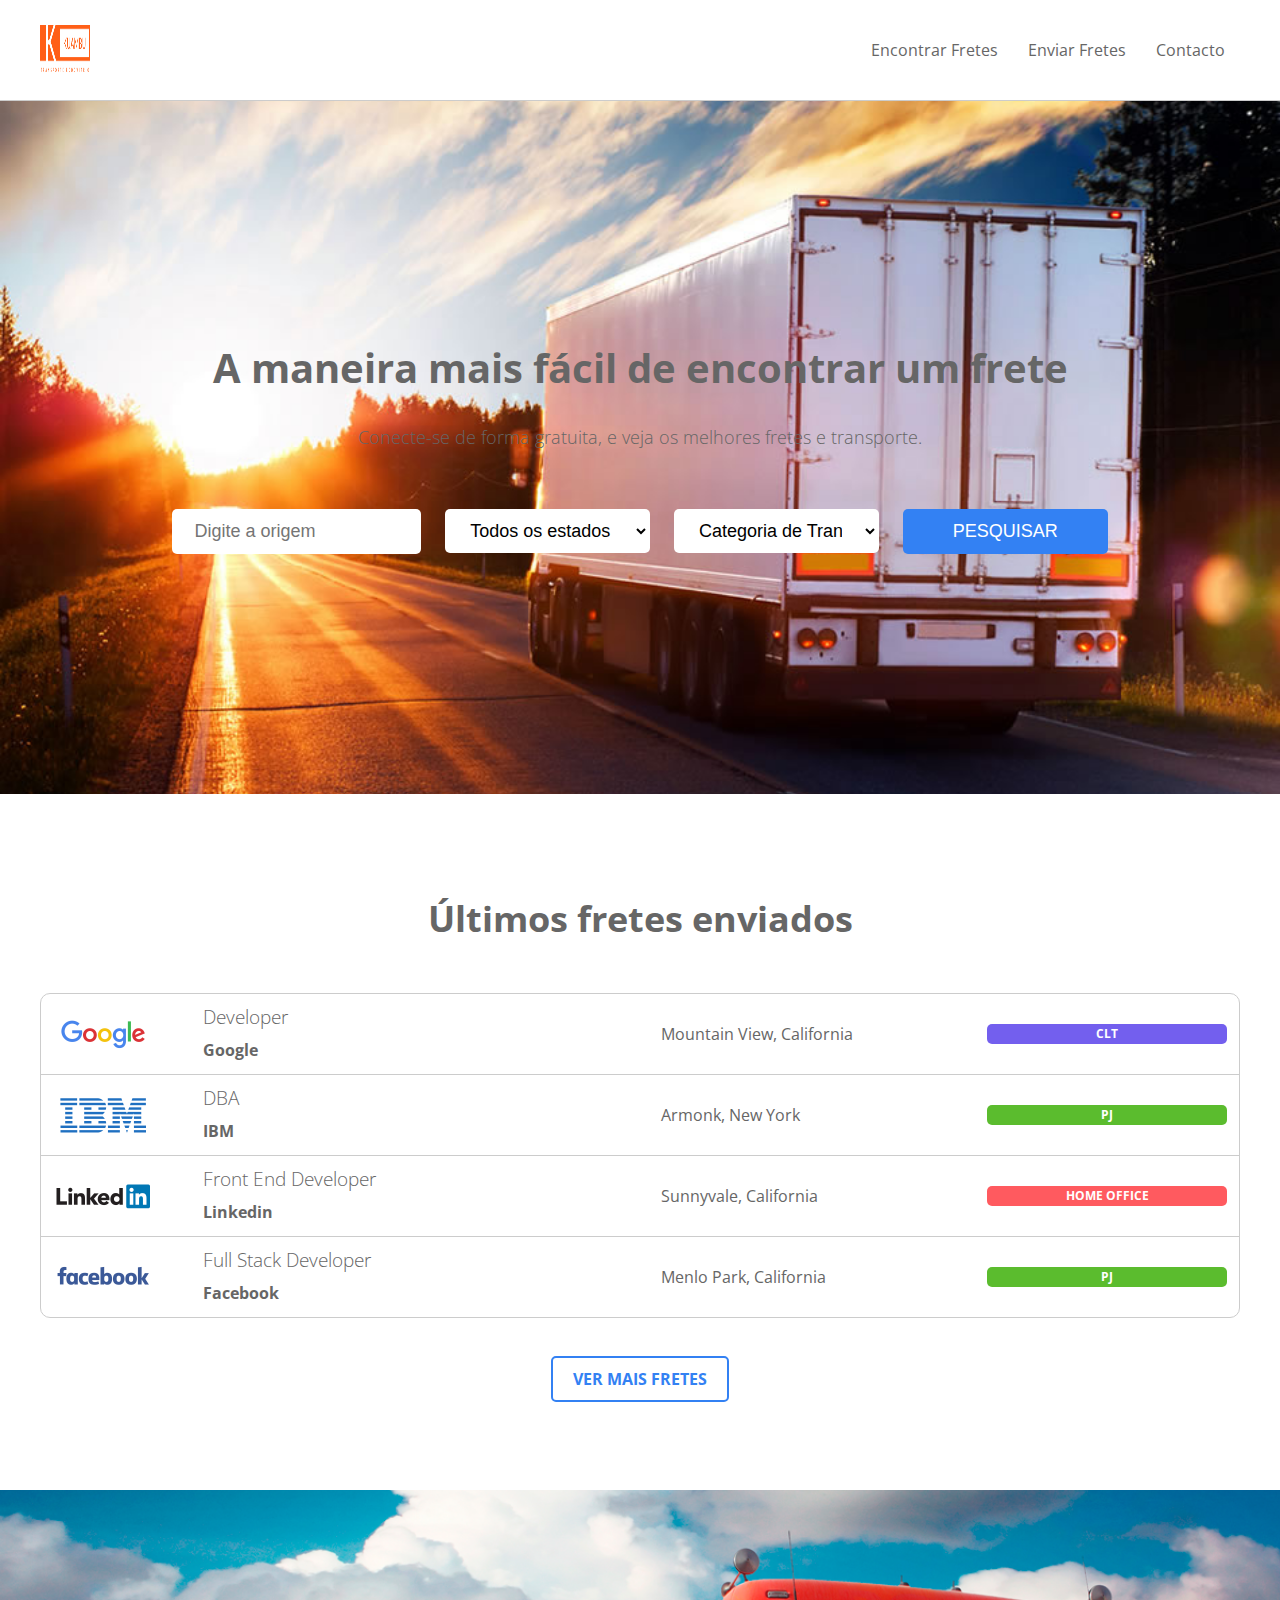
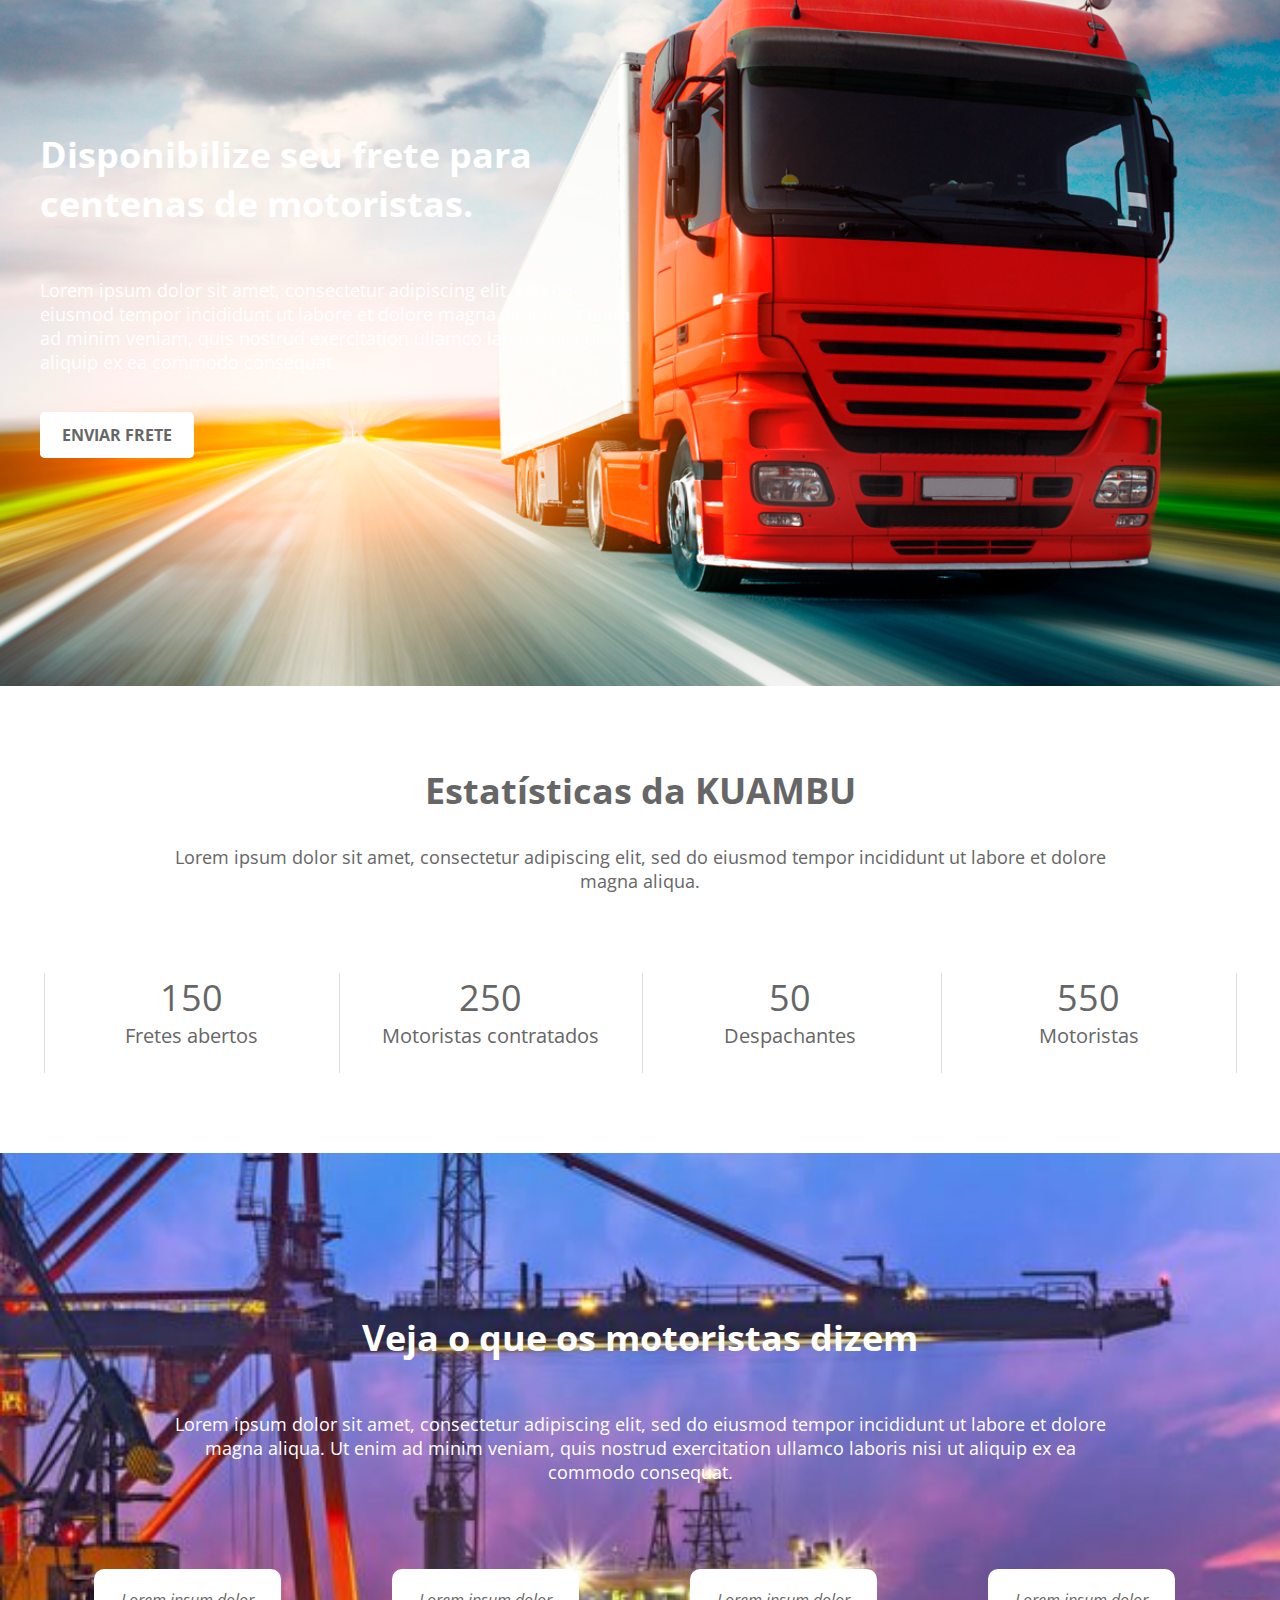
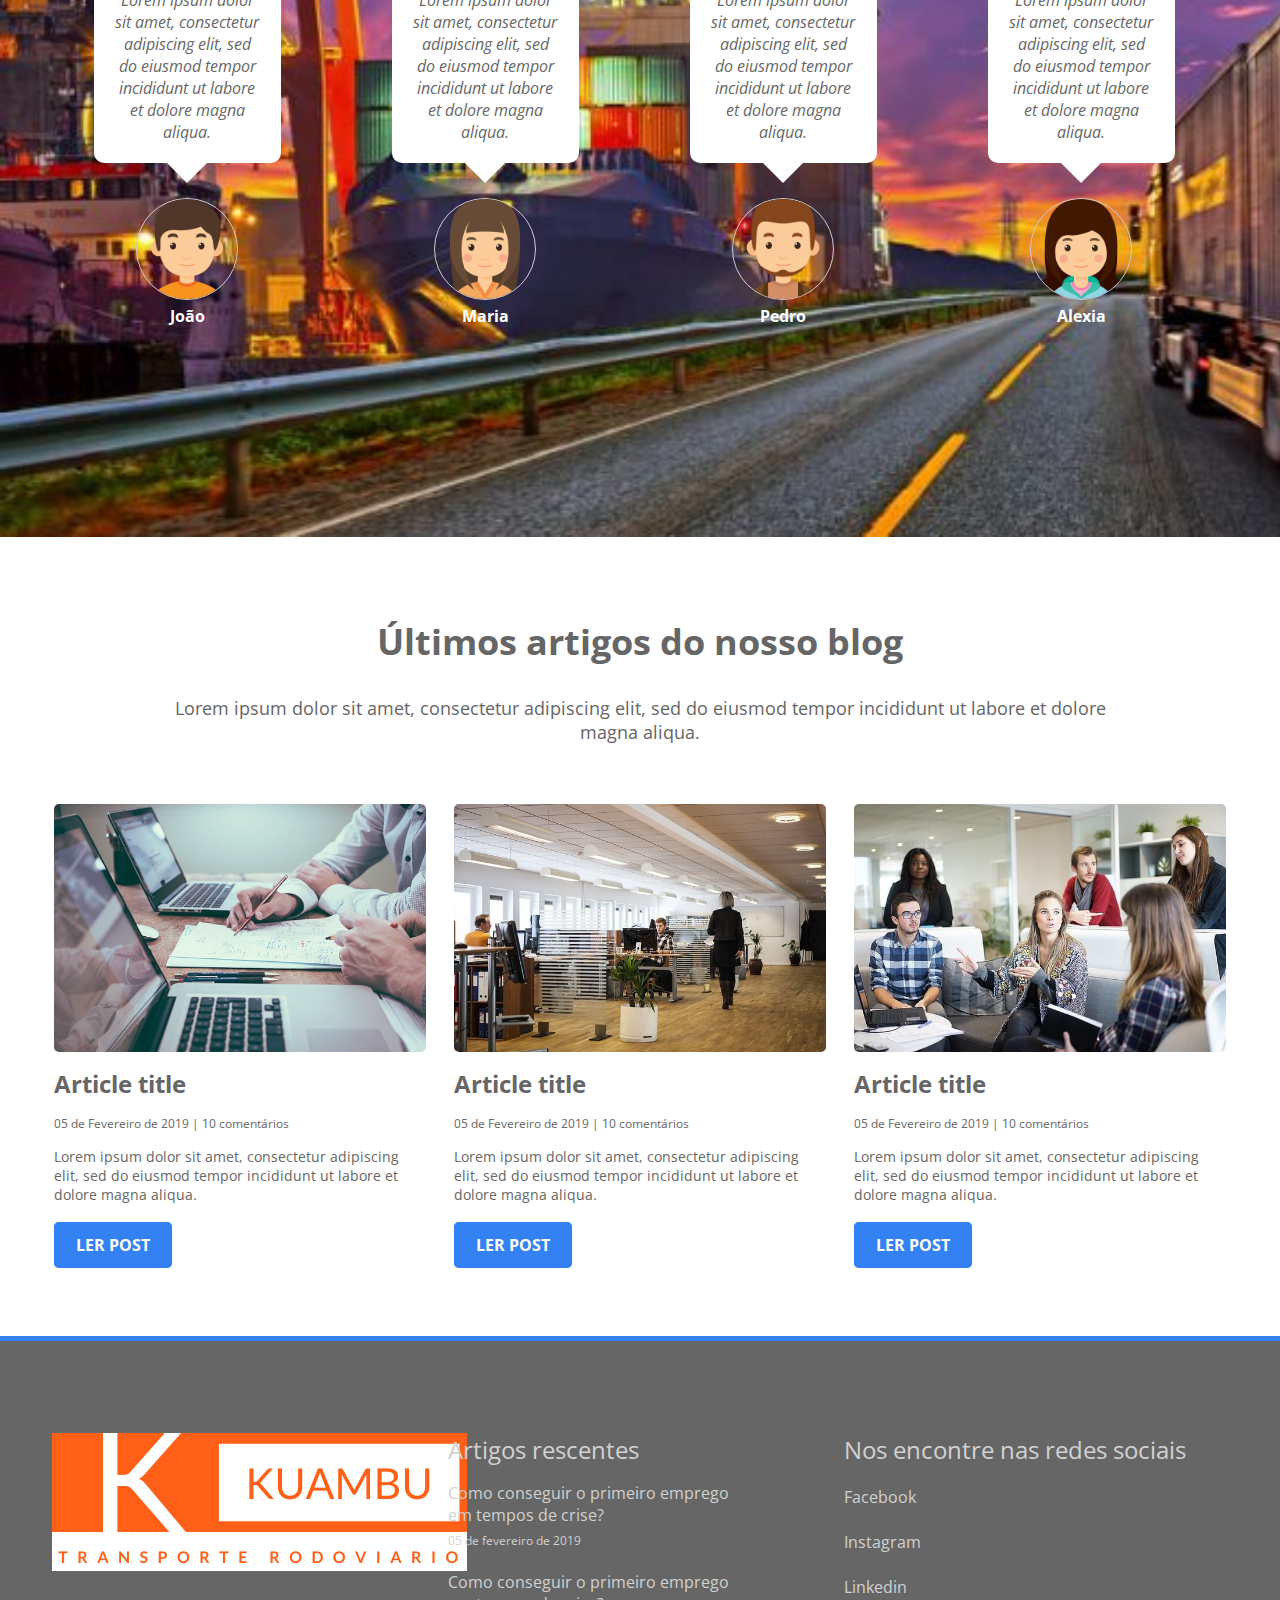
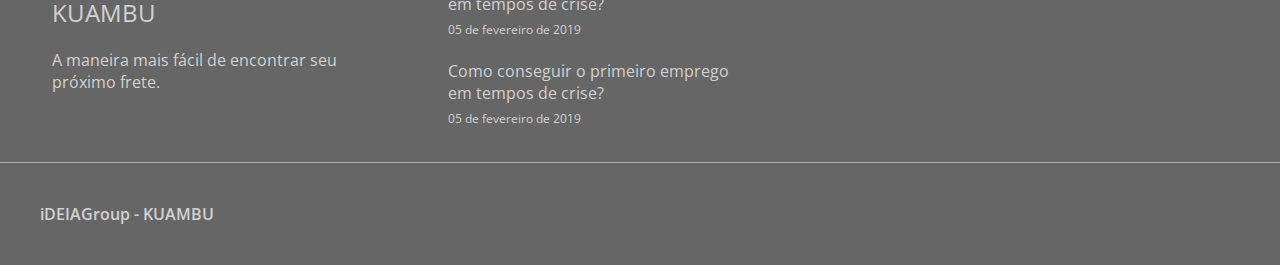
<file: index.html>
<!DOCTYPE html>
<html>
<head>
	<title>KUAMBU</title>
	<meta charset="utf-8">
	<meta name="viewport" content="width=device-width, initial-scale=1.0">
	<link rel="stylesheet" type="text/css" href="css/styles.css" />
	<link href="https://fonts.googleapis.com/css?family=Open+Sans:300,400,600,700,800&display=swap" rel="stylesheet">
	<link rel="stylesheet" href="https://use.fontawesome.com/releases/v5.8.2/css/all.css" integrity="sha384-oS3vJWv+0UjzBfQzYUhtDYW+Pj2yciDJxpsK1OYPAYjqT085Qq/1cq5FLXAZQ7Ay" crossorigin="anonymous">
</head>
<body>
	<div class="container">
		<header>
			<nav>
				<div class="nav-container">
					<a href="index.html">
						<img id="logo" src="img/logo.png" alt="KUAMBU">
					</a>
					<i class="fas fa-bars btn-menumobile"></i>
					<ul>
						<li><a href="fretes.html">Encontrar Fretes</a></li>
						<li><a href="enviarfretes.html">Enviar Fretes</a></li>
						<li><a href="#">Contacto</a></li>
					</ul>
				</div>
			</nav>
			<div id="main-banner">
				<div id="search-form">
					<h1>A maneira mais fácil de encontrar um frete</h1>
					<p>Conecte-se de forma gratuita, e veja os melhores fretes e transporte.</p>			
					<form>
						<input type="text" name="job" placeholder="Digite a origem">
						<select name="region">
							<option value="">Todos os estados de fretes</option>
						</select>
						<select name="category">
							<option value="">Categoria de Transporte</option>
						</select>
						<input type="submit" value="Pesquisar">
					</form>
				</div>
			</div>
		</header>
		<main id="lastjobs-container" class="wrapper">
			<h1>Últimos fretes enviados</h1>
			<ul>
				<li>
					<a href="job.html" class="clickarea">
						<div class="company-box">
							<img src="img/googlelogo.png">
							<div class="company-info">
								<h3>Developer</h3>
								<p>Google</p>
							</div>
						</div>
						<div class="locality">
							<i class="fas fa-map-marker-alt"></i>
							<p>Mountain View, California</p>
						</div>
						<div class="job-type">
							<span class="clt">CLT</span>
						</div>
					</a>
				</li>
				<li>
					<a href="#" class="clickarea">
						<div class="company-box">
							<img src="img/ibmlogo.png">
							<div class="company-info">
								<h3>DBA</h3>
								<p>IBM</p>
							</div>
						</div>
						<div class="locality">
							<i class="fas fa-map-marker-alt"></i>
							<p>Armonk, New York</p>
						</div>
						<div class="job-type">
							<span class="pj">PJ</span>
						</div>
					</a>
				</li>
				<li>
					<a href="#" class="clickarea">
						<div class="company-box">
							<img src="img/linkedinlogo.png">
							<div class="company-info">
								<h3>Front End Developer</h3>
								<p>Linkedin</p>
							</div>
						</div>
						<div class="locality">
							<i class="fas fa-map-marker-alt"></i>
							<p>Sunnyvale, California</p>
						</div>
						<div class="job-type">
							<span class="homeoffice">Home Office</span>
						</div>
					</a>
				</li>
				<li>
					<a href="#" class="clickarea">
						<div class="company-box">
							<img src="img/facebooklogo.png">
							<div class="company-info">
								<h3>Full Stack Developer</h3>
								<p>Facebook</p>
							</div>
						</div>
						<div class="locality">
							<i class="fas fa-map-marker-alt"></i>
							<p>Menlo Park, California</p>
						</div>
						<div class="job-type">
							<span class="pj">PJ</span>
						</div>
					</a>
				</li>
			</ul>
			<div class="btnjobs-container">
				<a href="#" class="btn-jobs">Ver mais fretes</a>
			</div>
		</main>
		<section id="enviarfretes-container">
			<div id="sendjobs-inner" class="wrapper">
				<h2>Disponibilize seu frete para centenas de motoristas.</h2>
				<p>Lorem ipsum dolor sit amet, consectetur adipiscing elit, sed do eiusmod tempor incididunt ut labore et dolore magna aliqua. Ut enim ad minim veniam, quis nostrud exercitation ullamco laboris nisi ut aliquip ex ea commodo consequat.</p>
				<a href="#" class="light-btn">Enviar Frete</a>
			</div>
		</section>
		<section id="status-container" class="wrapper">
			<h2 class="title-center">Estatísticas da KUAMBU</h2>
			<p class="p-center">Lorem ipsum dolor sit amet, consectetur adipiscing elit, sed do eiusmod tempor incididunt ut labore et dolore magna aliqua.</p>
			<div>
				<div class="status-box">
					<span class="status-qtd">150</span>
					<p class="status-text">Fretes abertos</p>
				</div>
				<div class="status-box">
					<span class="status-qtd">250</span>
					<p class="status-text">Motoristas contratados</p>
				</div>
				<div class="status-box">
					<span class="status-qtd">50</span>
					<p class="status-text">Despachantes</p>
				</div>
				<div class="status-box">
					<span class="status-qtd">550</span>
					<p class="status-text">Motoristas</p>
				</div>
			</div>
		</section>
		<section id="testmony-container">
			<div class="wrapper">		
				<h2>Veja o que os motoristas dizem</h2>
				<p class="p-center">Lorem ipsum dolor sit amet, consectetur adipiscing elit, sed do eiusmod tempor incididunt ut labore et dolore magna aliqua. Ut enim ad minim veniam, quis nostrud exercitation ullamco laboris nisi ut aliquip ex ea commodo consequat.</p>
				<div class="testmony-box">
					<p class="testmony-msg">Lorem ipsum dolor sit amet, consectetur adipiscing elit, sed do eiusmod tempor incididunt ut labore et dolore magna aliqua.</p>
					<img src="img/avatar1.png">
					<p class="testmony-name">João</p>
				</div>
				<div class="testmony-box">
					<p class="testmony-msg">Lorem ipsum dolor sit amet, consectetur adipiscing elit, sed do eiusmod tempor incididunt ut labore et dolore magna aliqua.</p>
					<img src="img/avatar2.png">
					<p class="testmony-name">Maria</p>
				</div>
				<div class="testmony-box">
					<p class="testmony-msg">Lorem ipsum dolor sit amet, consectetur adipiscing elit, sed do eiusmod tempor incididunt ut labore et dolore magna aliqua.</p>
					<img src="img/avatar3.png">
					<p class="testmony-name">Pedro</p>
				</div>
				<div class="testmony-box">
					<p class="testmony-msg">Lorem ipsum dolor sit amet, consectetur adipiscing elit, sed do eiusmod tempor incididunt ut labore et dolore magna aliqua.</p>
					<img src="img/avatar4.png">
					<p class="testmony-name">Alexia</p>
				</div>
			</div>
		</section>
		<section id="blog-container" class="wrapper">
			<h2 class="title-center">Últimos artigos do nosso blog</h2>
			<p class="p-center">Lorem ipsum dolor sit amet, consectetur adipiscing elit, sed do eiusmod tempor incididunt ut labore et dolore magna aliqua.</p>
			<div class="article-box">
				<img src="img/blog1.jpg">
				<h4><a href="#">Article title</a></h4>
				<p class="article-date">05 de Fevereiro de 2019 | 10 comentários</p>
				<p class="article-resume">Lorem ipsum dolor sit amet, consectetur adipiscing elit, sed do eiusmod tempor incididunt ut labore et dolore magna aliqua.</p>
				<a href="#" class="article-btn light-btn">Ler post</a>
			</div>
			<div class="article-box">
				<img src="img/blog2.jpg">
				<h4><a href="#">Article title</a></h4>
				<p class="article-date">05 de Fevereiro de 2019 | 10 comentários</p>
				<p class="article-resume">Lorem ipsum dolor sit amet, consectetur adipiscing elit, sed do eiusmod tempor incididunt ut labore et dolore magna aliqua.</p>
				<a href="#" class="article-btn light-btn">Ler post</a>
			</div>
			<div class="article-box">
				<img src="img/blog3.jpg">
				<h4><a href="#">Article title</a></h4>
				<p class="article-date">05 de Fevereiro de 2019 | 10 comentários</p>
				<p class="article-resume">Lorem ipsum dolor sit amet, consectetur adipiscing elit, sed do eiusmod tempor incididunt ut labore et dolore magna aliqua.</p>
				<a href="#" class="article-btn light-btn">Ler post</a>
			</div>
		</section>
		<footer>
			<div class="wrapper">
				<div class="footer-box">
					<div class="company-footer">
						<img src="img/logo.png">
						<h2>KUAMBU</h2>
						<p>A maneira mais fácil de encontrar seu próximo frete.</p>
					</div>
				</div>
				<div class="footer-box">
					<div class="articles-footer">
						<h2>Artigos rescentes</h2>
						<ul class="footer-list footer-article-list">
							<li>
								<a href="#">Como conseguir o primeiro emprego em tempos de crise?</a>
								<span class="article-date">05 de fevereiro de 2019</span>
							</li>
							<li>
								<a href="#">Como conseguir o primeiro emprego em tempos de crise?</a>
								<span class="article-date">05 de fevereiro de 2019</span>
							</li>
							<li>
								<a href="#">Como conseguir o primeiro emprego em tempos de crise?</a>
								<span class="article-date">05 de fevereiro de 2019</span>
							</li>
						</ul>
					</div>
				</div>
				<div class="footer-box">
					<h2>Nos encontre nas redes sociais</h2>
					<ul class="footer-list">
						<li>
							<a href="#">
								<i class="fab fa-facebook-square"></i>
								<span>Facebook</span>
							</a>
						</li>
						<li>
							<a href="#">
								<i class="fab fa-instagram"></i>
								<span>Instagram</span>
							</a>
						</li>
						<li>
							<a href="#">
								<i class="fab fa-linkedin"></i>
								<span>Linkedin</span>
							</a>
						</li>
					</ul>
				</div>
			</div>
			<div class="footer-bottom">
				<div class="wrapper">
					<p>iDEIAGroup - KUAMBU</p>
				</div>
			</div>
		</footer>
	</div>
</body>
<script
src="https://code.jquery.com/jquery-3.4.1.min.js"
integrity="sha256-CSXorXvZcTkaix6Yvo6HppcZGetbYMGWSFlBw8HfCJo="
crossorigin="anonymous"></script>
<script src="js/scripts.js"></script>
</html>
</file>
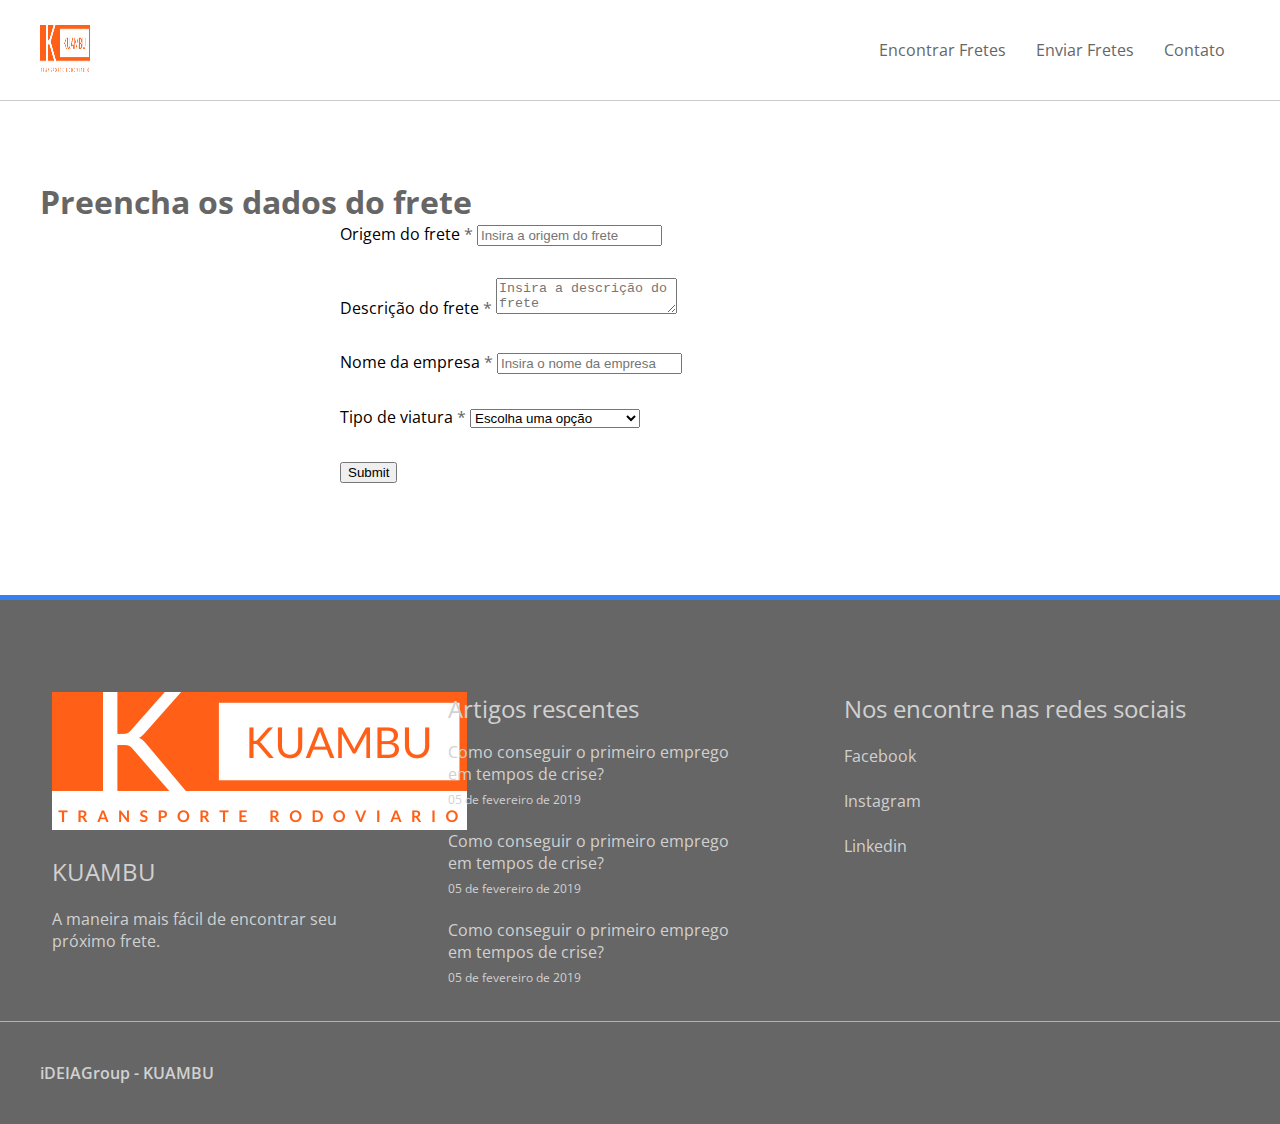
<file: enviarfretes.html>
<!DOCTYPE html>
<html>
<head>
	<title>KUAMBU</title>
	<meta charset="utf-8">
	<meta name="viewport" content="width=device-width, initial-scale=1.0">
	<link rel="stylesheet" type="text/css" href="css/styles.css" />
	<link href="https://fonts.googleapis.com/css?family=Open+Sans:300,400,600,700,800&display=swap" rel="stylesheet">
	<link rel="stylesheet" href="https://use.fontawesome.com/releases/v5.8.2/css/all.css" integrity="sha384-oS3vJWv+0UjzBfQzYUhtDYW+Pj2yciDJxpsK1OYPAYjqT085Qq/1cq5FLXAZQ7Ay" crossorigin="anonymous">
</head>
<body>
	<div class="container" id="enviarfretes">
		<header>
			<nav>
				<div class="nav-container">
			        <a href="index.html">
			            <img id="logo" src="img/logo.png" alt="KUAMBU">
			        </a>
					<i class="fas fa-bars btn-menumobile"></i>
					<ul>
						<li><a href="fretes.html">Encontrar Fretes</a></li>
						<li><a href="enviarfretes.html">Enviar Fretes</a></li>
						<li><a href="#">Contato</a></li>
					</ul>
				</div>
			</nav>
		</header>
		<main id="enviarfretes-container" class="wrapper">
			<h1>Preencha os dados do frete</h1>
			<div class="input-box">
				<label>Origem do frete <span class="required">*</span></label>
				<input type="text" name="jobtitle" placeholder="Insira a origem do frete">
			</div>
			<div class="input-box">
				<label>Descrição do frete <span class="required">*</span></label>
				<textarea name="description" placeholder="Insira a descrição do frete"></textarea>
			</div>
			<div class="input-box">
				<label>Nome da empresa <span class="required">*</span></label>
				<input type="text" name="company" placeholder="Insira o nome da empresa">
			</div>
			<div class="input-box">
				<label>Tipo de viatura <span class="required">*</span></label>
				<select name="jobtype">
					<option value="">Escolha uma opção</option>
					<option value="pj">Carrinha 10 Toneladas</option>
					<option value="clt">Caixa Fixa 21 Toneladas</option>
					<option value="homeoffice">Plataforma 33 Toneladas</option>
					<option value="freelancer">Plataforma Frigorifica</option>
				</select>
			</div>
			<div class="input-box">
				<input type="submit" name="Enviar">
			</div>
		</main>
		<footer>
			<div class="wrapper">
				<div class="footer-box">
					<div class="company-footer">
						<img src="img/logo.png">
						<h2>KUAMBU</h2>
						<p>A maneira mais fácil de encontrar seu próximo frete.</p>
					</div>
				</div>
				<div class="footer-box">
					<div class="articles-footer">
						<h2>Artigos rescentes</h2>
						<ul class="footer-list footer-article-list">
							<li>
								<a href="#">Como conseguir o primeiro emprego em tempos de crise?</a>
								<span class="article-date">05 de fevereiro de 2019</span>
							</li>
							<li>
								<a href="#">Como conseguir o primeiro emprego em tempos de crise?</a>
								<span class="article-date">05 de fevereiro de 2019</span>
							</li>
							<li>
								<a href="#">Como conseguir o primeiro emprego em tempos de crise?</a>
								<span class="article-date">05 de fevereiro de 2019</span>
							</li>
						</ul>
					</div>
				</div>
				<div class="footer-box">
					<h2>Nos encontre nas redes sociais</h2>
					<ul class="footer-list">
						<li>
							<a href="#">
								<i class="fab fa-facebook-square"></i>
								<span>Facebook</span>
							</a>
						</li>
						<li>
							<a href="#">
								<i class="fab fa-instagram"></i>
								<span>Instagram</span>
							</a>
						</li>
						<li>
							<a href="#">
								<i class="fab fa-linkedin"></i>
								<span>Linkedin</span>
							</a>
						</li>
					</ul>
				</div>
			</div>
			<div class="footer-bottom">
				<div class="wrapper">
					<p>iDEIAGroup - KUAMBU</p>
				</div>
			</div>
		</footer>
	</div>
</body>
<script
  src="https://code.jquery.com/jquery-3.4.1.min.js"
  integrity="sha256-CSXorXvZcTkaix6Yvo6HppcZGetbYMGWSFlBw8HfCJo="
  crossorigin="anonymous"></script>
<script src="js/scripts.js"></script>
</html>
</file>
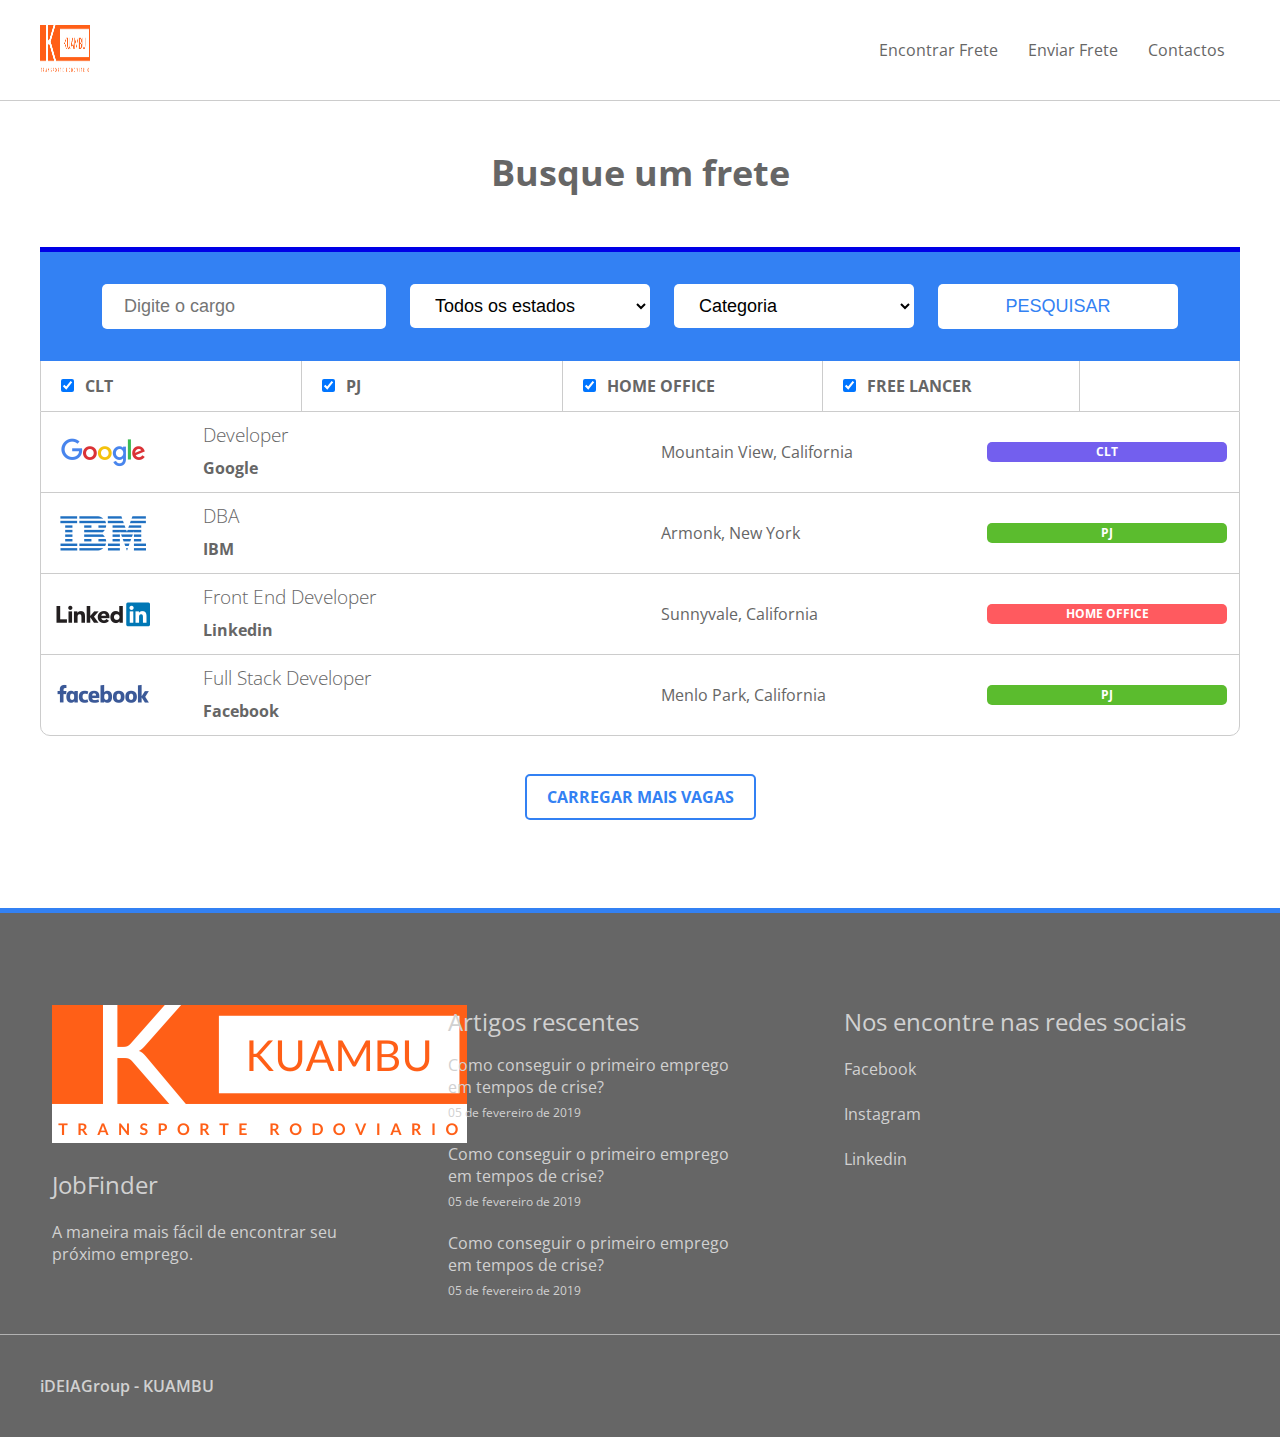
<file: fretes.html>
<!DOCTYPE html>
<html>
	
<head>
	<title>KUAMBU</title>
	<meta charset="utf-8">
	<meta name="viewport" content="width=device-width, initial-scale=1.0">
	<link rel="stylesheet" type="text/css" href="css/styles.css" />
	<link href="https://fonts.googleapis.com/css?family=Open+Sans:300,400,600,700,800&display=swap" rel="stylesheet">
	<link rel="stylesheet" href="https://use.fontawesome.com/releases/v5.8.2/css/all.css" integrity="sha384-oS3vJWv+0UjzBfQzYUhtDYW+Pj2yciDJxpsK1OYPAYjqT085Qq/1cq5FLXAZQ7Ay" crossorigin="anonymous">
</head>
<body>
	<div class="container" id="findjobs">
		<header>
			<nav>
				<div class="nav-container">
          <a href="index.html">
            <img id="logo" src="img/logo.png" alt="KUAMBU">
          </a>
					<i class="fas fa-bars btn-menumobile"></i>
					<ul>
						<li><a href="fretes.html">Encontrar Frete</a></li>
						<li><a href="enviarfretes.html">Enviar Frete</a></li>
						<li><a href="#">Contactos</a></li>
					</ul>
				</div>
			</nav>
		</header>
		<main id="lastjobs-container" class="wrapper">
			<h1>Busque um frete</h1>
			<div id="job-filter">
				<div id="search-form">
					<form>
							<input type="text" name="job" placeholder="Digite o cargo">
							<select name="region">
								<option value="">Todos os estados</option>
							</select>
							<select name="category">
								<option value="">Categoria</option>
							</select>
							<input type="submit" value="Pesquisar">
						</form>
				</div>
				<div id="type-filter">
					<ul>
						<li>
							<input type="checkbox" checked><label>CLT</label>
						</li>
						<li>
							<input type="checkbox" checked><label>PJ</label>
						</li>
						<li>
							<input type="checkbox" checked><label>Home Office</label>
						</li>
						<li>
							<input type="checkbox" checked><label>Free Lancer</label>
						</li>
					</ul>	
				</div>
			</div>
			<ul>
				<li>
					<a href="job.html" class="clickarea">
						<div class="company-box">
							<img src="img/googlelogo.png">
							<div class="company-info">
								<h3>Developer</h3>
								<p>Google</p>
							</div>
						</div>
						<div class="locality">
							<i class="fas fa-map-marker-alt"></i>
							<p>Mountain View, California</p>
						</div>
						<div class="job-type">
							<span class="clt">CLT</span>
						</div>
					</a>
				</li>
				<li>
					<a href="#" class="clickarea">
						<div class="company-box">
							<img src="img/ibmlogo.png">
							<div class="company-info">
								<h3>DBA</h3>
								<p>IBM</p>
							</div>
						</div>
						<div class="locality">
							<i class="fas fa-map-marker-alt"></i>
							<p>Armonk, New York</p>
						</div>
						<div class="job-type">
							<span class="pj">PJ</span>
						</div>
					</a>
				</li>
				<li>
					<a href="#" class="clickarea">
						<div class="company-box">
							<img src="img/linkedinlogo.png">
							<div class="company-info">
								<h3>Front End Developer</h3>
								<p>Linkedin</p>
							</div>
						</div>
						<div class="locality">
							<i class="fas fa-map-marker-alt"></i>
							<p>Sunnyvale, California</p>
						</div>
						<div class="job-type">
							<span class="homeoffice">Home Office</span>
						</div>
					</a>
				</li>
				<li>
					<a href="#" class="clickarea">
						<div class="company-box">
							<img src="img/facebooklogo.png">
							<div class="company-info">
								<h3>Full Stack Developer</h3>
								<p>Facebook</p>
							</div>
						</div>
						<div class="locality">
							<i class="fas fa-map-marker-alt"></i>
							<p>Menlo Park, California</p>
						</div>
						<div class="job-type">
							<span class="pj">PJ</span>
						</div>
					</a>
				</li>
			</ul>
			<div class="btnjobs-container">
				<a href="#" class="btn-jobs">Carregar mais vagas</a>
			</div>
		</main>
		<footer>
			<div class="wrapper">
				<div class="footer-box">
					<div class="company-footer">
						<img src="img/logo.png">
						<h2>JobFinder</h2>
						<p>A maneira mais fácil de encontrar seu próximo emprego.</p>
					</div>
				</div>
				<div class="footer-box">
					<div class="articles-footer">
						<h2>Artigos rescentes</h2>
						<ul class="footer-list footer-article-list">
							<li>
								<a href="#">Como conseguir o primeiro emprego em tempos de crise?</a>
								<span class="article-date">05 de fevereiro de 2019</span>
							</li>
							<li>
								<a href="#">Como conseguir o primeiro emprego em tempos de crise?</a>
								<span class="article-date">05 de fevereiro de 2019</span>
							</li>
							<li>
								<a href="#">Como conseguir o primeiro emprego em tempos de crise?</a>
								<span class="article-date">05 de fevereiro de 2019</span>
							</li>
						</ul>
					</div>
				</div>
				<div class="footer-box">
					<h2>Nos encontre nas redes sociais</h2>
					<ul class="footer-list">
						<li>
							<a href="#">
								<i class="fab fa-facebook-square"></i>
								<span>Facebook</span>
							</a>
						</li>
						<li>
							<a href="#">
								<i class="fab fa-instagram"></i>
								<span>Instagram</span>
							</a>
						</li>
						<li>
							<a href="#">
								<i class="fab fa-linkedin"></i>
								<span>Linkedin</span>
							</a>
						</li>
					</ul>
				</div>
			</div>
			<div class="footer-bottom">
				<div class="wrapper">
					<p>iDEIAGroup - KUAMBU</p>
				</div>
			</div>
		</footer>
	</div>
</body>
<script
  src="https://code.jquery.com/jquery-3.4.1.min.js"
  integrity="sha256-CSXorXvZcTkaix6Yvo6HppcZGetbYMGWSFlBw8HfCJo="
  crossorigin="anonymous"></script>
<script src="js/scripts.js"></script>
</html>
</file>
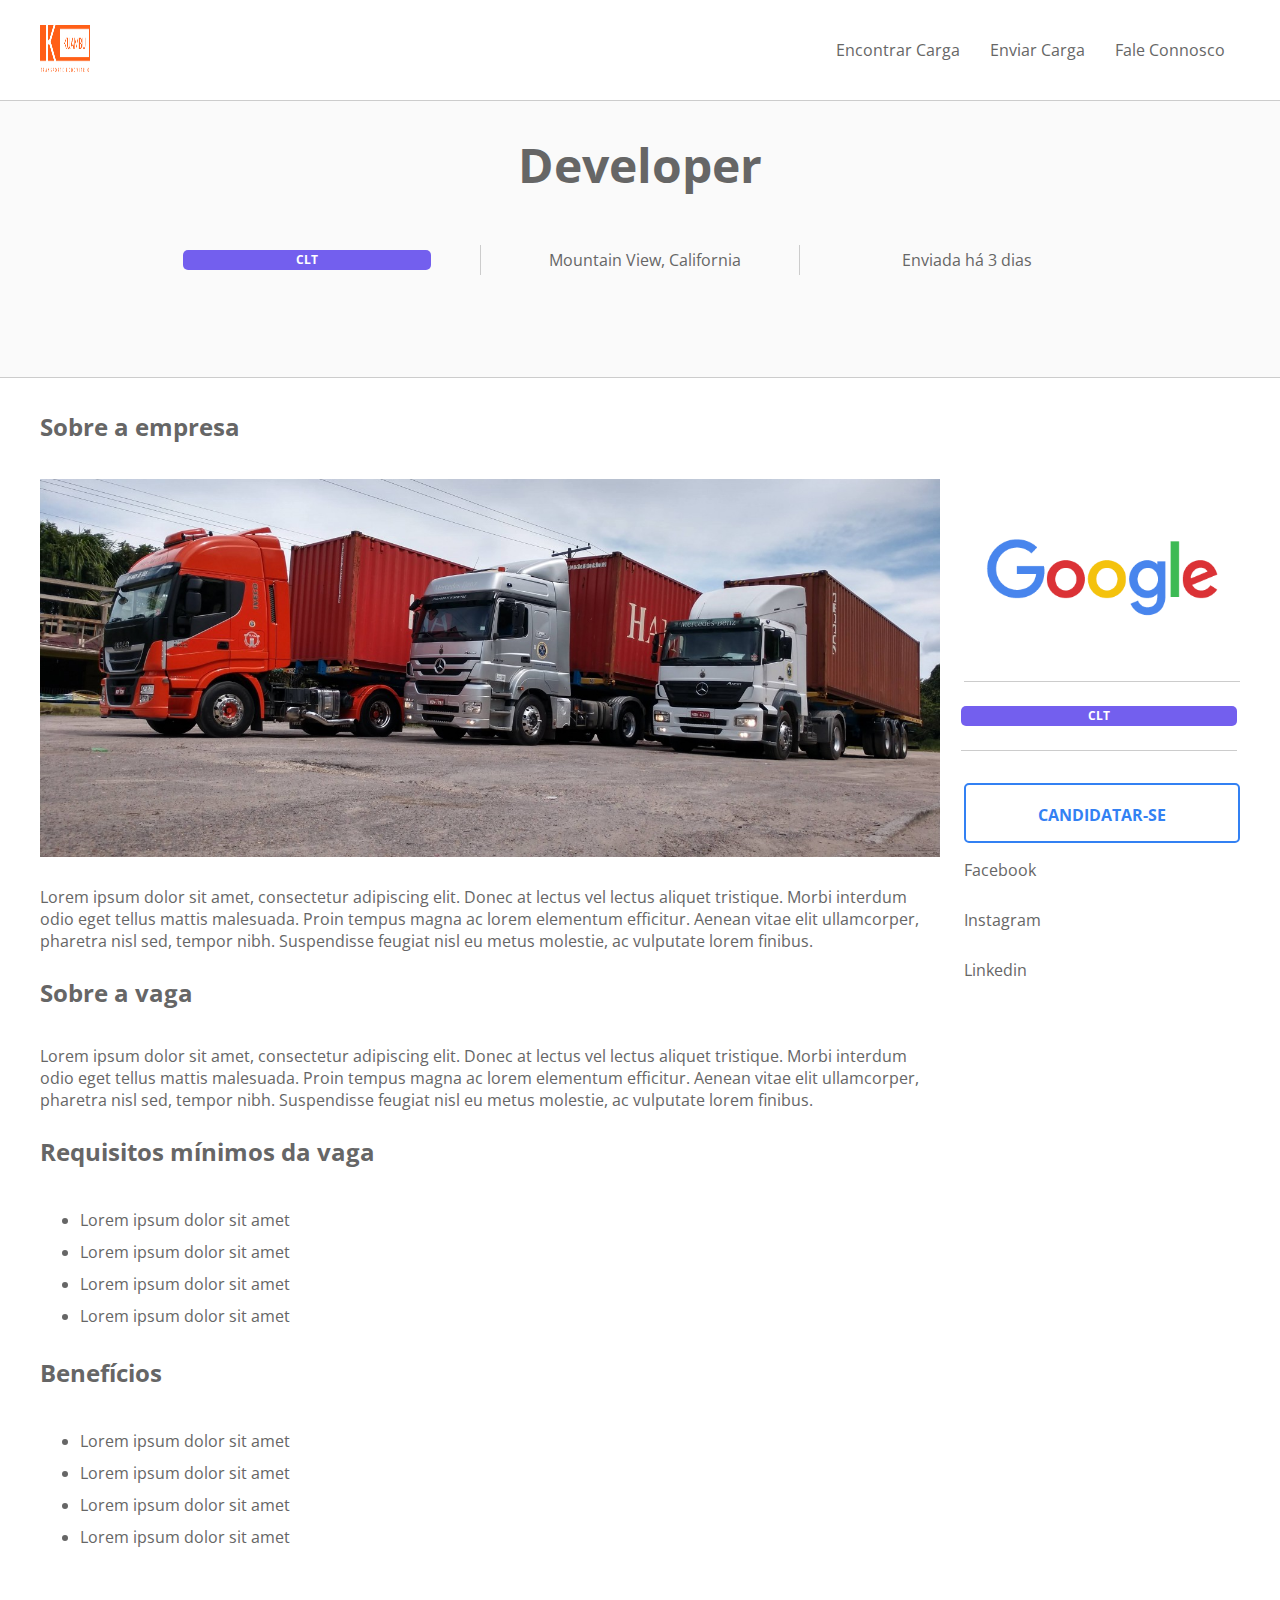
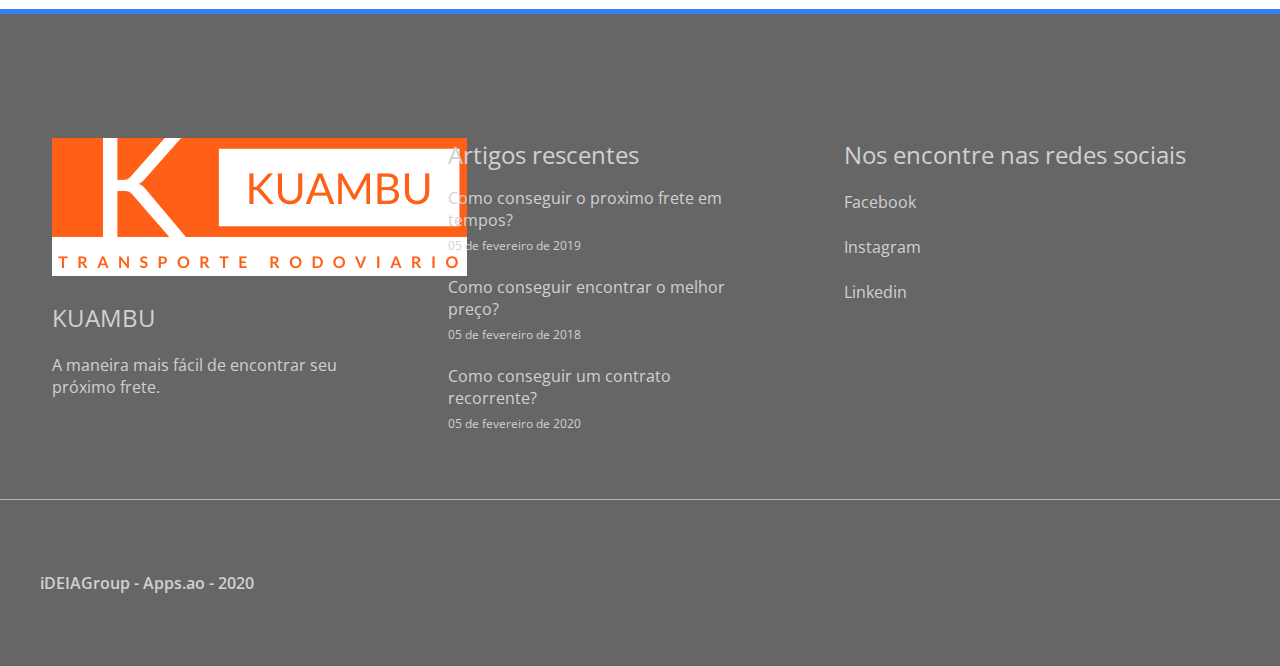
<file: job.html>
<!DOCTYPE html>
<html>
<head>
	<title>KUAMBU</title>
	<meta charset="utf-8">
	<meta name="viewport" content="width=device-width, initial-scale=1.0">
	<link rel="stylesheet" type="text/css" href="css/styles.css" />
	<link href="https://fonts.googleapis.com/css?family=Open+Sans:300,400,600,700,800&display=swap" rel="stylesheet">
	<link rel="stylesheet" href="https://use.fontawesome.com/releases/v5.8.2/css/all.css" integrity="sha384-oS3vJWv+0UjzBfQzYUhtDYW+Pj2yciDJxpsK1OYPAYjqT085Qq/1cq5FLXAZQ7Ay" crossorigin="anonymous">
</head>
<body>
	<div class="container" id="jobpage">
		<header>
			<nav>
				<div class="nav-container">
			        <a href="index.html">
			            <img id="logo" src="img/logo.png" alt="KUAMBU">
			        </a>
					<i class="fas fa-bars btn-menumobile"></i>
					<ul>
						<li><a href="fretes.html">Encontrar Carga</a></li>
						<li><a href="enviarfretes.html">Enviar Carga</a></li>
						<li><a href="#">Fale Connosco</a></li>
					</ul>
				</div>
			</nav>
		</header>
		<div id="job-header">
			<h1>Developer</h1>
			<div id="job-info">
				<div class="job-type">
				  <span class="clt">CLT</span>
				</div>
				<div class="locality">
					<i class="fas fa-map-marker-alt"></i>
					<p>Mountain View, California</p>
				</div>
				<div class="date">
					<i class="far fa-calendar-alt"></i>
					<p>Enviada há 3 dias</p>
				</div>
			</div>
		</div>
		<div class="wrapper">
			<main id="job-container">
			    <div id="about-company-contaienr">
			    	<h2 class="page-title">Sobre a empresa</h1>
			    	<img src="img/company.jpg" id="company-img" alt="Como é o Google">
			    	<p class="description">Lorem ipsum dolor sit amet, consectetur adipiscing elit. Donec at lectus vel lectus aliquet tristique. Morbi interdum odio eget tellus mattis malesuada. Proin tempus magna ac lorem elementum efficitur. Aenean vitae elit ullamcorper, pharetra nisl sed, tempor nibh. Suspendisse feugiat nisl eu metus molestie, ac vulputate lorem finibus.</p>
			    </div>
			    <div id="about-job-container">
			    	<h2 class="page-title">Sobre a vaga</h2>
			    	<p class="description">Lorem ipsum dolor sit amet, consectetur adipiscing elit. Donec at lectus vel lectus aliquet tristique. Morbi interdum odio eget tellus mattis malesuada. Proin tempus magna ac lorem elementum efficitur. Aenean vitae elit ullamcorper, pharetra nisl sed, tempor nibh. Suspendisse feugiat nisl eu metus molestie, ac vulputate lorem finibus.</p>
			    </div>
			    <div id="min-requirements-container">
			    	<h2 class="page-title">Requisitos mínimos da vaga</h2>
			    	<ul class="jobpage-list">
			    		<li>Lorem ipsum dolor sit amet</li>
			    		<li>Lorem ipsum dolor sit amet</li>
			    		<li>Lorem ipsum dolor sit amet</li>
			    		<li>Lorem ipsum dolor sit amet</li>
			    	</ul>
			    </div>
			    <div id="job-benefits-container">
			    	<h2 class="page-title">Benefícios</h2>
			    	<ul class="jobpage-list">
			    		<li>Lorem ipsum dolor sit amet</li>
			    		<li>Lorem ipsum dolor sit amet</li>
			    		<li>Lorem ipsum dolor sit amet</li>
			    		<li>Lorem ipsum dolor sit amet</li>
			    	</ul>
			    </div>
		    </main>

		    <aside id="companyinfo-container">
		      <img src="img/googlelogo.png" alt="Google logo">
		      <div class="job-type">
		        <span class="clt">CLT</span>
		      </div>
		      <a id="apply-btn" href="#">Candidatar-se</a>
		      <div class="companysocial-container">
		        <ul id="job-social-list">
		          <li>
		            <a href="#">
		              <i class="fab fa-facebook-square"></i>
		              <span>Facebook</span>
		            </a>
		          </li>
		          <li>
		            <a href="#">
		              <i class="fab fa-instagram"></i>
		              <span>Instagram</span>
		            </a>
		          </li>
		          <li>
		            <a href="#">
		              <i class="fab fa-linkedin"></i>
		              <span>Linkedin</span>
		            </a>
		          </li>
		        </ul>
		      </div>
		    </aside>
		</div>
		<footer>
			<div class="wrapper">
				<div class="footer-box">
					<div class="company-footer">
						<img src="img/logo.png">
						<h2>KUAMBU</h2>
						<p>A maneira mais fácil de encontrar seu próximo frete.</p>
					</div>
				</div>
				<div class="footer-box">
					<div class="articles-footer">
						<h2>Artigos rescentes</h2>
						<ul class="footer-list footer-article-list">
							<li>
								<a href="#">Como conseguir o proximo frete em tempos?</a>
								<span class="article-date">05 de fevereiro de 2019</span>
							</li>
							<li>
								<a href="#">Como conseguir encontrar o melhor preço?</a>
								<span class="article-date">05 de fevereiro de 2018</span>
							</li>
							<li>
								<a href="#">Como conseguir um contrato recorrente?</a>
								<span class="article-date">05 de fevereiro de 2020</span>
							</li>
						</ul>
					</div>
				</div>
				<div class="footer-box">
					<h2>Nos encontre nas redes sociais</h2>
					<ul class="footer-list">
						<li>
							<a href="#">
								<i class="fab fa-facebook-square"></i>
								<span>Facebook</span>
							</a>
						</li>
						<li>
							<a href="#">
								<i class="fab fa-instagram"></i>
								<span>Instagram</span>
							</a>
						</li>
						<li>
							<a href="#">
								<i class="fab fa-linkedin"></i>
								<span>Linkedin</span>
							</a>
						</li>
					</ul>
				</div>
			</div>
			<div class="footer-bottom">
				<div class="wrapper">
					<p>iDEIAGroup - Apps.ao - 2020</p>
				</div>
			</div>
		</footer>
	</div>
</body>
<script
  src="https://code.jquery.com/jquery-3.4.1.min.js"
  integrity="sha256-CSXorXvZcTkaix6Yvo6HppcZGetbYMGWSFlBw8HfCJo="
  crossorigin="anonymous"></script>
<script src="js/scripts.js"></script>
</html>
</file>
<file: css/styles.css>
/* geral */
html {
	font-family: 'Open Sans', sans-serif;
}

body {
	margin: 0;
}

h1, h2, h3, h4, h5, p, span {
	margin: 0;
	color: #666;
}

.container {
	max-width: 1920px;
	width: 100%;
	position: relative;
	margin-left: auto;
	margin-right: auto;
}

/* hide on desktop */
.nav-container .btn-menumobile {
	display: none;
}

/* header */
header {
	position: relative;
	top: 0;
	height: auto;
	width: 100%;
}

/* navbar */
nav {
	position: fixed;
	top: 0;
	left: 0;
	height: 100px;
	width: 100%;
	z-index: 1;
	background-color: #FFF;
	border-bottom: 1px solid #CCC;
}

nav:after {
	clear: both;
	content: "";
	display: block;
}

.nav-container {
	max-width: 1200px;
	position: relative;
	margin-left: auto;
	margin-right: auto;
}

#logo {
	width: 50px;
	height: 50px;
	margin-top: 25px;
}

.nav-container ul {
	float: right;
	height: 100px;
	line-height: 100px;
	margin: 0;
}

.nav-container ul li {
	list-style: none;
	float: left;
	margin: 0 15px;
}

.nav-container li a {
	text-decoration: none;
	color: #666;
	transition: .5s;
}

.nav-container li a:hover {
	color: #3381f3;
}

/* banner */
#main-banner {
	background: url('../img/banner6.jpg') no-repeat;
	background-size: cover;
	background-position: 0 55%;
	position: relative;
	margin-top: 100px;
}

#search-form {
	position: relative;
	width: 80%;
	margin-left: auto;
	margin-right: auto;
	padding-top: 15em;
	padding-bottom: 15em;
	text-align: center;
}

#search-form h1 {
	font-size: 40px;
}

#search-form p {
	margin-top: 30px;
	margin-bottom: 60px;
	font-size: 18px;
	font-weight: 300;
}

#search-form input, #search-form select, #sendjobs input, #sendjobs select, #sendjobs textarea {
	background-color: #FFF;
	border-radius: 5px;
	border-color: transparent;
	padding: 10px 20px;
	font-size: 18px;
	margin: 0 10px;
}

#search-form input[type=submit], #sendjobs input[type=submit] {
	background-color: #3381f3;
	text-transform: uppercase;
	color: #FFF;
	cursor: pointer;
	transition: 0.5s;
}

#search-form input[type=submit]:hover, #sendjobs input[type=submit]:hover {
	background-color: #2B79EB;
}

/* seção de últimos empregos */
#lastjobs-container {
	text-align: center;
	padding: 100px 0;
}

.wrapper {
	max-width: 1200px;
	position: relative;
	margin-left: auto;
	margin-right: auto;
}

#lastjobs-container h1 {
	font-size: 36px;
	margin-bottom: 50px;
}

#lastjobs-container ul {
	padding: 0;
	border: 1px solid #CCC;
	border-radius: 10px;
}

#lastjobs-container ul li {
	list-style: none;
	text-align: left;
	border-bottom: solid 1px #CCC;
	height: 80px;
	position: relative;
}

#lastjobs-container ul li:after {
	clear: both;
	content: "";
	display: block;
}

#lastjobs-container ul li:last-child {
	border: none;
}

.clickarea {
	position: absolute;
	top: 0;
	left: 0;
	width: 100%;
	height: 100%;
}


/* company img */
.company-box {
	display: inline-block;
	width: 50%;
	position: relative;
	padding-left: 1%;
}

.company-box img {
	width: 100px;
	margin-top: 2.5px;
}

.company-box .company-info {
	display: inline-block;
	margin-left: 50px;
	margin-top: 10px;
	text-align: left;
	position: absolute;
}

.company-box .company-info h3 {
	font-weight: 300;
	margin-bottom: 10px;
}

.company-box .company-info p {
	font-weight: bold;
}

/* company locality */
.locality {
	color: #6d6d6d;
	display: inline-block;
	width: 25%;
	position: absolute;
	height: 100%;
	line-height: 80px;
}

.locality i, .locality p {
	display: inline-block;
}

.locality i {
	margin-right: 5px;
}


/* company job type */
.job-type {
	display: inline-block;
	width: 20%;
	height: 100%;
	position: absolute;
	padding-top: 30px;
	right: 1%;
	text-align: center;
	font-weight: bold;
	text-transform: uppercase;
	font-size: 12px;
	color: #FFF;
}

.job-type span {
	display: block;
	width: 100%;
	height: 20px;
	line-height: 20px;
	border-radius: 5px;
	color: #FFF;
}

.clt {
	background-color: #735fee;
}

.pj {
	background-color: #5bbc2e;
}

.homeoffice {
	background-color: #ff5a5f;
}

/* see more div */
.btnjobs-container {
	margin-top: 50px;
}

.btn-jobs {
	text-transform: uppercase;
	background-color: #FFF;
	color: #3381f3;
	border: 2px solid #3381f3;
	border-radius: 5px;
	text-decoration: none;
	padding: 10px 20px;
	font-weight: bold;
	transition: 0.5s;
}

.btn-jobs:hover {
	background-color: #3381f3;
	color: #FFF;
}

/* Enviar fretes container */
#enviarfretes-container {
	background: url('../img/banner2.jpg') no-repeat;
	background-size: cover;
	background-position: 0 25%;
	padding: 15em 0;
}

#enviarfretes-container h2, 
#enviarfretes-container p {
	width: 600px;
	color: #FFF;
}

#enviarfretes-container h2 {
	font-size: 36px;
	margin-bottom: 50px;
}

#enviarfretes-container p {
	font-size: 18px;
	margin-bottom: 50px;
}

.light-btn {
	background-color: #FFF;
	border: 2px solid #FFF;
	color: #666;
	font-weight: bold;
	text-transform: uppercase;
	padding: 10px 20px;
	text-decoration: none;
	border-radius: 5px;
	transition: 0.5s;
}

.light-btn:hover {
	background-color: transparent;
	color: #FFF;
}

/* jobfinder status */
#status-container {
	text-align: center;
	padding: 5em 0;
}

.title-center {
	font-size: 36px;
	margin-bottom: 30px;
}

.p-center {
	width: 80%;
	position: relative;
	margin-left: auto;
	margin-right: auto;
	font-size: 18px;
}

.status-box {
	display: inline-block;
	text-align: center;
	width: 24.5%;
	margin-top: 80px;
	border-left: 1px solid #DDD;
	border-right: 1px solid #DDD;
	height: 100px;
}

.status-box:nth-child(2) {
	border: none;
}

.status-box:nth-child(3) {
	border-right: none;
}

.status-qtd {
	font-size: 36px;
}

.status-text {
	font-size: 20px;
}

/* testmony container */
#testmony-container {
	background: url('../img/banner7.jpg') no-repeat;
	background-size: cover;
	padding: 10em 0;
}

#testmony-container h2, #testmony-container p {
	color: #FFF;
	text-align: center;
}

#testmony-container h2 {
	font-size: 36px;
	margin-bottom: 50px;
}

#testmony-container p {
	margin-bottom: 50px;
}

.testmony-box {
	display: inline-block;
	width: 24.5%;
	text-align: center;
}

#testmony-container .testmony-box .testmony-msg {
	background-color: #FFF;
	color: #666;
	border-radius: 10px;
	padding: 20px;
	width: 50%;
	position: relative;
	margin: 35px auto;
	font-style: italic;
}

.testmony-msg:after {
	content: "";
	width: 0; 
	height: 0; 
	border-left: 20px solid transparent;
	border-right: 20px solid transparent;
	border-top: 20px solid #FFF;
	position: absolute;
	bottom: -20px;
	left: 0;
	right: 0;
	margin-left: auto;
	margin-right: auto;
}

.testmony-box img {
	width: 100px;
	height: 100px;
	border: 1px solid #CCC;
	border-radius: 50%;
}

.testmony-name {
	font-weight: bold;
}

/* blog container */
#blog-container {
	text-align: center;
	padding: 5em 0;
}

#blog-container .p-center {
	margin-bottom: 60px;
}

.article-box {
	display: inline-block;
	width: 31%;
	padding: 0 1%;
	text-align: left;
}

.article-box img {
	width: 100%;
	border-radius: 5px;
	margin-bottom: 10px;
}

.article-box h4 {
	font-size: 24px;
	margin-bottom: 15px;
}

.article-box h4 a {
	text-decoration: none;
	color: #666;
}

.article-date {
	font-size: 12px;
	margin-bottom: 15px;
}

.article-resume {
	font-size: 14px;
	margin-bottom: 30px;
}

.article-btn {
	background-color: #3381f3;
	border-color: #3381f3;
	color: #FFF;
}

.article-btn:hover {
	background-color: #FFF;
	color: #3381f3;
}

/* footer */
footer {
	background-color: #666;
	padding: 5em 0;
	padding-bottom: 40px;
	border-top: 5px solid #3381f3;
}

footer h2, footer p, footer a, footer span {
	color: #D1D1D1;
}

footer h2 {
	font-weight: 400;
}

footer a {
	text-decoration: none;
}

footer ul {
	padding: 0;
}

footer li {
	list-style: none;
}

.footer-box {
	width: 31%;
	padding: 1%;
	float: left;
}

footer .wrapper:after {
	clear: both;
	content: "";
	display: block;
}

.company-footer {
	width: 80%;
}

.company-footer h2 {
	margin-top: 20px;
}

.company-footer h2, .company-footer p {
	margin-bottom: 20px;
}

.footer-list li {
	margin-bottom: 15px;
}

.footer-list a {
	transition: 0.5s;
}

.footer-list a:hover {
	color: #FFF;
}

.footer-list li:after {
	clear: both;
	content: "";
	display: block;
}

.articles-footer {
	width: 80%;
}

.footer-list.footer-article-list span {
	display: block;
	float: none;
}

.fab {
	font-size: 30px;
	margin-right: 10px;
	float: left;
}

.footer-list li span {
	float: left;
	height: 30px;
	line-height: 30px;
}

.footer-bottom {
	border-top: 1px solid #B2B2B2;
}

.footer-bottom p {
	font-weight: 600;
	margin-top: 40px;
}

/* find jobs page */
#findjobs #search-form {
	padding-top: 2em;
	padding-bottom: 2em;
	width: 100%;
	background-color: #3381f3;
	border-top: 5px solid #0000e6;
}

#findjobs #lastjobs-container {
	margin-top: 3em;
}

#search-form input, #search-form select {
	width: 20%;
}

#findjobs #search-form input[type=submit] {
	background-color: #FFF;
	color: #3381f3;
}

#findjobs #lastjobs-container ul {
	border-top-left-radius: 0;
	border-top-right-radius: 0;
	margin-top: 0;
}

#type-filter {
	text-align: left;
}

#findjobs #type-filter ul {
	margin: 0;
	border-radius: 0;
	border: none;
	background-color: #FFF;
	border-right: 1px solid #CCC;
}

#findjobs #type-filter ul li {
	display: inline-block;
	width: 20%;
	height: 50px;
	line-height: 50px;
	border-bottom: none;
	border-left: 1px solid #CCC;
	border-right: 1px solid #CCC;
	padding-left: 1em;
}

#findjobs #type-filter ul li:nth-child(1), #findjobs #type-filter ul li:nth-child(2), #findjobs #type-filter ul li:nth-child(3) {
	border-right: none;
}

#findjobs #type-filter label {
	text-transform: uppercase;
	color: #666;
	font-weight: bold;
	margin-left: .5em;
}

/* Enviar fretes */
#enviarfretes #enviarfretes-container {
	margin-top: 100px;
	background: none;
	padding: 5em 0;
}

#sendjobs h1 {
	font-size: 36px;
	margin-bottom: 50px;
	text-align: center;
}

.input-box {
	margin-bottom: 2em;
	width: 50%;
	position: relative;
	margin-left: auto;
	margin-right: auto;
}

#sendjobs label {
	text-transform: uppercase;
	color: #666;
	font-weight: bold;
	display: block;
	margin-bottom: 1em;
}

#sendjobs input {
	border-radius: 5px;
	border: solid 1px #CCC;
	margin: 0;
	width: 100%;
	box-sizing: border-box;
}

#sendjobs textarea, #sendjobs select {
	border: 1px solid #CCC;
	font-family: 'Open Sans', sans-serif;
	margin: 0;
	width: 100%;
	box-sizing: border-box;
}

#sendjobs input[type=submit] {
	width: 200px;
	float: right;
}

.input-box:after {
	clear: both;
	content: "";
	display: block;
}

/* job page */
#job-header {
	width: 100%;
	background-color: #FAFAFA;
	border-bottom: 1px solid #CCC;
	margin-top: 100px;
	padding: 2em 0;
}

#job-header h1 {
	font-size: 3em;
	text-align: center;
}

#job-header .company-box {
	width: 100%;
}

#job-header #job-info {
	height: 100px;
	width: 100%;
	margin-top: 3em;
	text-align: center;
}

#job-header #job-info div {
	width: 25%;
	height: 30px;
	line-height: 30px;
	float: left;
	position: relative;
	padding-left: 3em;
	padding-right: 3em;
	box-sizing: border-box;
	padding-top: 0;
}

#job-header #job-info .job-type {
    padding-top: 5px;
    margin-left: 12.5%;
}

#job-info .date i, #job-info .date p {
	display: inline-block;
	color: #666;
}

#job-info .date p {
	margin-left: 10px;
}

#job-header #job-info div:nth-child(2) {
	border-left: 1px solid #CCC;
	border-right: 1px solid #CCC;
}

#jobpage .wrapper {
	padding: 2em 0;
}

#jobpage .wrapper:after {
	clear: both;
	content: "";
	display: block;
}

#job-container {
	float: left;
	width: 75%;
	position: relative;
}

#jobpage .page-title {
	font-size: 24px;
	margin-bottom: 1.5em;
}

#jobpage .description {
	margin-bottom: 1.5em;
}

#company-img {
	width: 100%;
	margin-bottom: 1.5em;
}

#companyinfo-container {
	float: right;
	width: 25%;
	padding-top: 4em;
	padding-left: 1.5em;
	box-sizing: border-box;
}

.jobpage-list {
	color: #666;
	margin-bottom: 1.5em;
	font-size: 1em;
	line-height: 2em;
}

#companyinfo-container img {
	width: 100%;
	display: block;
	border-bottom: 1px solid #CCC;
}

#companyinfo-container .job-type {
	display: block;
	position: relative;
	width: 100%;
	padding: 2em 0;
	border-bottom: 1px solid #CCC;
}

#apply-btn {
	width: 100%;
	height: 60px;
	line-height: 60px;
	margin-top: 2em;
	font-weight: bold;
	text-transform: uppercase;
	text-decoration: none;
	background-color: transparent;
	border: 2px solid #3381f3;
	color: #3381f3;
	border-radius: 5px;
	display: block;
	box-sizing: border-box;
	text-align: center;
	transition: .5s;
}

#apply-btn:hover {
	background-color: #3381f3;
	color: #FFF;
}

#job-social-list {
	margin-top: 1em;
	padding-left: 0;
}

#job-social-list li {
	display: block;
	list-style: none;
	height: 50px;
}

#job-social-list li a {
	text-decoration: none;
	color: #666;
}

/* responsive */
@media screen and (max-width: 1024px) {
	#logo {
		position: absolute;
		left: 50px;
	}

	.nav-container ul {
		float: none;
		text-align: center;
		padding: 0;
	}

	.nav-container ul li {
		position: relative;
		margin-left: auto;
		margin-right: auto;
		float: none;
		display: inline-block;
		margin: 0 10px;
	}

	#search-form {
		padding-top: 25em;
		padding-bottom: 5em;
	}

	#search-form form {
		width: 60%;
		position: relative;
		margin-left: auto;
		margin-right: auto;
	}

	#search-form form input, #search-form select {
		display: block;
		margin: 0;
		margin-bottom: 25px;
		width: 100%;
		border-width: 0;
		padding: 10px 20px;
		box-sizing: border-box;
	}

	#lastjobs-container.wrapper, #status-container.wrapper, #lastjobs-container.wrapper, #blog-container.wrapper, .wrapper {
		max-width: 960px;
		padding-left: 2em;
		padding-right: 2em;
	}

	/* find jobs page */
	#findjobs #search-form input[type=submit] {
		margin-bottom: 0;
	}

	#findjobs #type-filter ul li {
		width: 100%;
		border-bottom: 1px solid #CCC;
		box-sizing: border-box;
	}

	#findjobs #type-filter ul li:last-child {
		border-bottom: none;
		border-right: none;
	}

	/* job page */
	#job-header #job-info div {
		padding-left: 1em;
		padding-right: 1em;
	}

	#jobpage .wrapper {
		padding-left: 2em;
		padding-right: 2em;
	}

	#job-header #job-info .job-type {
	    margin-left: 5%;
	}

	#job-header #job-info div {
	    width: 30%;
	}

}

@media screen and (max-width: 768px) {

	.company-box {
		width: 46%;
		padding-left: 1em;
	}

	.company-box .company-info h3 {
		font-size: 1em;
	}

	.company-box .company-info p {
		font-size: .8em;
	}

	.locality i, .locality p {
		font-size: .8em;
	}

	.job-type {
		right: 1em;
	}

	.job-type span {
		font-size: .8em;
	}

	#sendjobs-inner h2, #sendjobs-inner p {
		text-shadow: .5px .5px #000;
	}

	.status-box {
		width: 49.4%;
		border: none;
	}

	.status-box:nth-child(1), .status-box:nth-child(3) {
		border-right: 1px solid #DDD;
	}

	.testmony-box {
		width: 49.4%;
	}

	.article-box {
		display: block;
		width: 100%;
		padding: 0;
		margin-bottom: 3em;
	}

}

@media screen and (max-width: 576px) {

	.nav-container .btn-menumobile {
		display: block !important;
	}

	html, body {
	  overflow-x:hidden 
	} 

	nav {
		height: 4em;
	}

	#logo {
		left: 2em;
		height: 2em;
		width: 2em;
		margin-top: 1em;
	}

	.btn-menumobile {
		display: block;
		font-size: 1.75em;
		color: #CCC;
		position: absolute;
		right: 1.5em;
		top: .75em;
	}

	.nav-container ul {
		position: relative;
		top: 4em;
		height: 3em;
		line-height: 3em;
		display: none;
	}

	.nav-container ul li {
		display: block;
		background-color: #FFF;
		margin: 0;
		border-top: 1px solid #CCC;
	}

	.nav-container ul li a {
		font-size: 1em;
	}

	.open {
		display: block !important;
	}

	#main-banner {
		margin-top: 4em;
	}

	#search-form {
		padding-top: 15em;
		padding-bottom: 5em;
		width: 90%;
	}

	#search-form h1 {
		font-size: 1.6em;
	}

	#search-form p {
		font-size: 1em;
		margin-bottom: 2em;
	}

	#search-form form {
		width: 80%;
	}

	#search-form input[type=submit] {
		margin-bottom: 0;
	}

	#lastjobs-container {
		padding: 5em 0;
	}

	.locality {
		display: none;
	}

	.company-box .company-info {
		margin-top: 1em;
		margin-left: 1em;
		width: 8em;
	}

	.company-box .company-info h3 {
		font-size: .8em;
	}

	.job-type {
		width: 22%;
	}

	#enviarfretes-container {
	    background-position: 35% 0;
	    padding: 10em 0;
	}

	#enviarfretes-container h2 {
		font-size: 1.5em;
		width: 100%;
	}

	#enviarfretes-container p {
		font-size: 1em;
		width: 100%;
	}

	.status-box {
		margin-top: 3em; 
		width: 100%;
	}

	.status-box:nth-child(1), .status-box:nth-child(3) {
		border: none;
	}

	#testmony-container {
		padding: 5em 0;
	}

	.testmony-box {
		width: 100%;
	}

	#testmony-container p {
		margin-bottom: 1em;
	}

	.footer-box {
		display: block;
		width: 100%;
	}

	/* send jobs page */
	#job-header {
	    margin-top: 4em;
	}

	#job-header .locality {
		display: block;
	}

	#enviarfretes #enviarfretes-container {
		padding: 2em 0;
		margin-top: 4em;
	}

	#enviarfretes h1 {
		font-size: 2em;
		width: 60%;
		position: relative;
		margin-left: auto;
		margin-right: auto;
	}
	
	.input-box {
		width: 80%;
	}

	/* job page */
	#job-container {
	    width: 100%;
	}

	#companyinfo-container {
	    width: 100%;
	    padding-top: 0em;
	    padding-left: 0em;
	}

	#job-header #job-info div {
	    height: 100%;
	}

	#job-header #job-info .job-type {
	    padding-top: 35px;
	}

	#companyinfo-container .job-type {
		right: 0;
	}

	#apply-btn {
		margin-bottom: 3em;
	}

}
</file>
